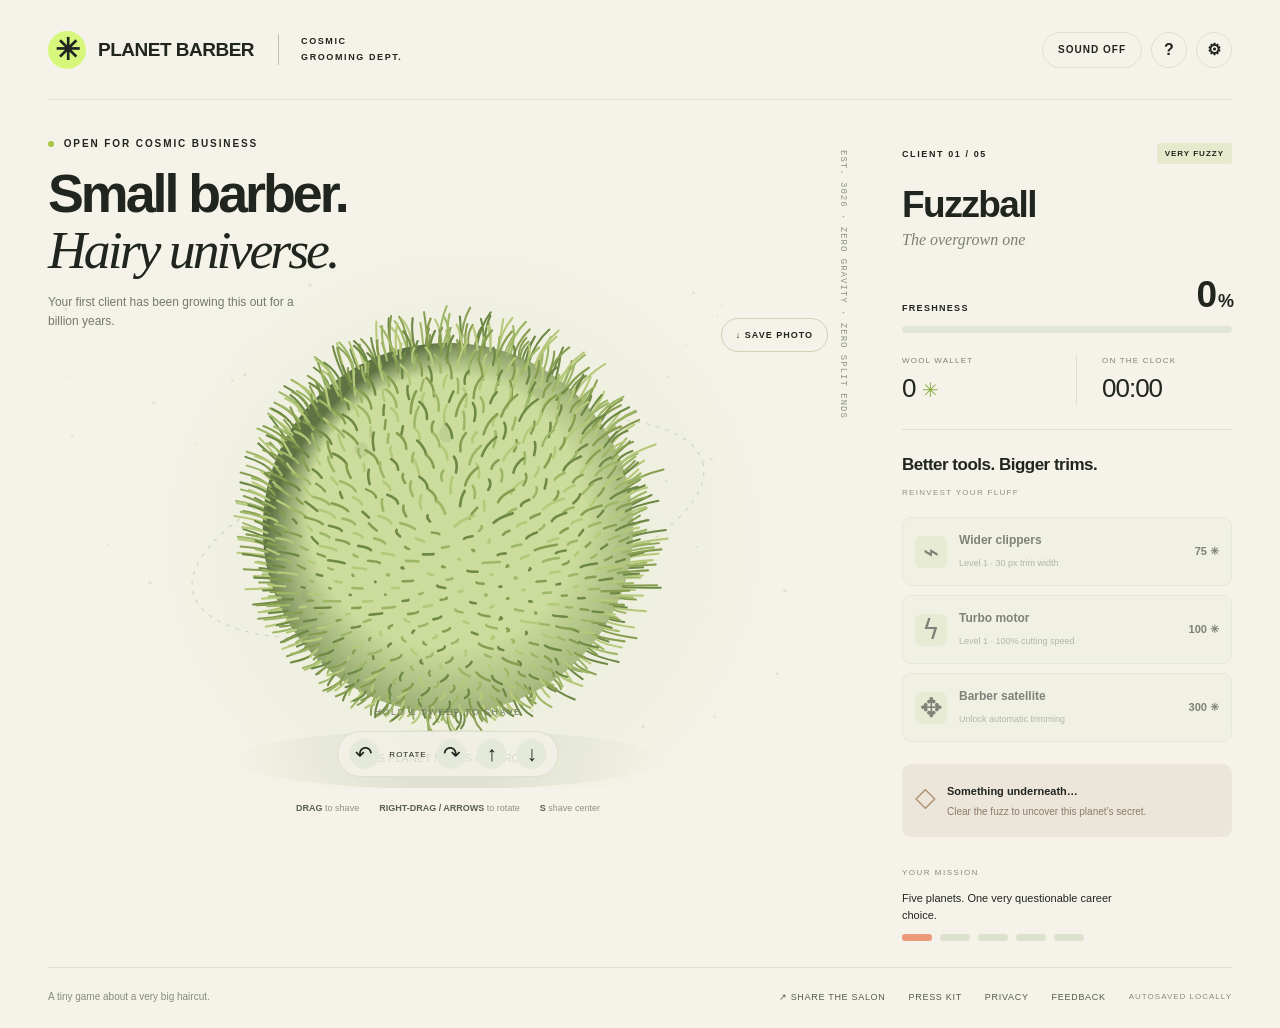
<file: index.html>
<!doctype html>
<html lang="en"><head><meta charset="UTF-8"><meta name="viewport" content="width=device-width, initial-scale=1, viewport-fit=cover"><meta name="theme-color" content="#191b18"><meta name="description" content="A very small barber. A very hairy universe. Shave fuzzy planets, upgrade your clippers, and run the galaxy's strangest salon. Free browser game."><meta property="og:title" content="Planet Barber — Shave the universe"><meta property="og:description" content="This planet needs a haircut. Play the free satisfying browser game."><meta property="og:type" content="website"><meta property="og:url" content="https://planet-barber.a-frantsev116.chatgpt.site/"><meta property="og:image" content="https://planet-barber.a-frantsev116.chatgpt.site/media/gameplay-desktop.png"><meta property="og:image:alt" content="A fuzzy planet waiting for a haircut in Planet Barber"><meta name="twitter:card" content="summary_large_image"><link rel="canonical" href="https://planet-barber.a-frantsev116.chatgpt.site/"><title>Planet Barber — Shave the universe</title><link rel="icon" href="icon.svg" type="image/svg+xml"><link rel="stylesheet" href="style.css"></head>
<body><div class="app"><header><a class="brand" href="./" aria-label="Planet Barber home"><span class="brand-icon">✳</span> PLANET BARBER<span class="edition">COSMIC GROOMING DEPT.</span></a><nav><button id="sound" class="icon-button" aria-label="Enable sound" title="Toggle sound">SOUND OFF</button><button id="help" class="icon-button" aria-label="How to play">?</button><button id="settings" class="icon-button" aria-label="Open settings">⚙</button></nav></header>
<main><section class="game-section"><div class="hero-copy"><div class="eyebrow"><span class="live-dot"></span> OPEN FOR COSMIC BUSINESS</div><h1>Small barber.<br><em>Hairy universe.</em></h1><p id="planet-description">Your first client has been growing this out for a billion years.</p></div><div class="canvas-wrap" id="canvas-wrap"><canvas id="game" aria-label="Rotatable hairy planet. Hold pointer to shave. Use arrow keys to rotate and S to shave the center." tabindex="0"></canvas><button id="photo" class="photo-button" aria-label="Save current haircut photo">↓ SAVE PHOTO</button><div class="orbit-label" aria-hidden="true">EST. 3026 · ZERO GRAVITY · ZERO SPLIT ENDS</div><div id="floating-message" class="floating-message" role="status"></div><div class="tool-label" id="tool-label">HOLD & SWEEP TO SHAVE</div><div class="rotate-controls"><button id="rotate-left" aria-label="Rotate planet left">↶</button><span>ROTATE</span><button id="rotate-right" aria-label="Rotate planet right">↷</button><button id="rotate-up" aria-label="Rotate planet up">↑</button><button id="rotate-down" aria-label="Rotate planet down">↓</button></div></div><div class="bottom-instructions"><span><b>DRAG</b> to shave</span><span><b>RIGHT-DRAG / ARROWS</b> to rotate</span><span><b>S</b> shave center</span></div></section>
<aside class="panel"><div class="client-line"><span>CLIENT <span id="client-number">01</span> / 05</span><span class="badge" id="client-badge">VERY FUZZY</span></div><h2 id="planet-name">Fuzzball</h2><p class="client-sub" id="client-sub">The overgrown one</p><div class="progress-heading"><span>FRESHNESS</span><strong id="progress">0<span>%</span></strong></div><div class="progress-track" role="progressbar" aria-label="Planet freshness" aria-valuemin="0" aria-valuemax="100" aria-valuenow="0"><div id="progress-fill"></div></div><div class="stats-row"><div><span>WOOL WALLET</span><strong id="wallet">0 <small>✳</small></strong></div><div><span>ON THE CLOCK</span><strong id="timer">00:00</strong></div></div><div class="shop-title"><h3>Better tools. Bigger trims.</h3><span>REINVEST YOUR FLUFF</span></div><button class="upgrade" id="upgrade-width"><span class="upgrade-icon">⌁</span><span class="upgrade-copy"><b>Wider clippers</b><small id="width-detail">Cover more surface</small></span><span class="upgrade-price" id="width-price">75 ✳</span></button><button class="upgrade" id="upgrade-power"><span class="upgrade-icon">ϟ</span><span class="upgrade-copy"><b>Turbo motor</b><small id="power-detail">Cut through hair faster</small></span><span class="upgrade-price" id="power-price">100 ✳</span></button><button class="upgrade" id="upgrade-drone"><span class="upgrade-icon">✥</span><span class="upgrade-copy"><b>Barber satellite</b><small id="drone-detail">An extra pair of clippers</small></span><span class="upgrade-price" id="drone-price">300 ✳</span></button><div class="discovery"><span class="discovery-icon">◇</span><div><b id="discovery-title">Something underneath…</b><p id="discovery-text">Clear the fuzz to uncover this planet’s secret.</p></div></div><div class="mission"><span>YOUR MISSION</span><p>Five planets. One very questionable career choice.</p><div id="planet-dots" class="planet-dots" aria-label="Campaign progress"></div></div></aside></main><footer><span>A tiny game about a very big haircut.</span><div><button id="share">↗ SHARE THE SALON</button><a href="press.html">PRESS KIT</a><a href="privacy.html">PRIVACY</a><a href="mailto:a.frantsev116@gmail.com?subject=Planet%20Barber%20feedback">FEEDBACK</a><span>AUTOSAVED LOCALLY</span></div></footer></div>
<dialog id="help-dialog"><button class="close" data-close aria-label="Close">×</button><div class="eyebrow">WELCOME TO THE SALON</div><h2>Give space a little trim.</h2><p>Hold and sweep across the planet to shave its wool. Sell it instantly for ✳ and buy better tools.</p><ul><li><b>Rotate:</b> right-drag, arrow keys, or the buttons below the planet. On touch, use two fingers to rotate.</li><li><b>Shave with keyboard:</b> hold S to trim the center; rotate with the arrows.</li><li><b>Finish a client:</b> reach 96% freshness. The last few hairs are on us.</li><li><b>Satellite:</b> automatically trims anywhere on the planet, including the far side.</li></ul><p>Your progress saves on this browser. Sound starts muted; enable it for maximum clipper satisfaction.</p><button class="primary" data-close>LET’S GET TRIMMING →</button></dialog>
<dialog id="settings-dialog"><button class="close" data-close aria-label="Close">×</button><div class="eyebrow">SALON SETTINGS</div><h2>A fresh start?</h2><p>Restarting removes your saved planets, upgrades, wool and best time from this browser.</p><button id="reset" class="danger">RESET ALL PROGRESS</button><button class="secondary" data-close>KEEP MY CAREER</button></dialog>
<dialog id="finish-dialog"><div class="eyebrow" id="finish-eyebrow">ANOTHER HAPPY PLANET</div><h2 id="finish-title">Looking sharp.</h2><p id="finish-copy"></p><div class="receipt"><div><span>CLIENT</span><b id="receipt-client"></b></div><div><span>TIME</span><b id="receipt-time"></b></div><div><span>COMPLETION BONUS</span><b id="receipt-bonus"></b></div></div><button class="primary" id="next">NEXT HAIRY CLIENT →</button><button class="secondary" id="download-card">↓ SAVE YOUR RESULT CARD</button><button class="secondary" id="share-result">↗ SHARE YOUR HAIRCUT</button></dialog>
<div id="toast" role="status"></div><script src="game.js" defer></script></body></html>
</file>
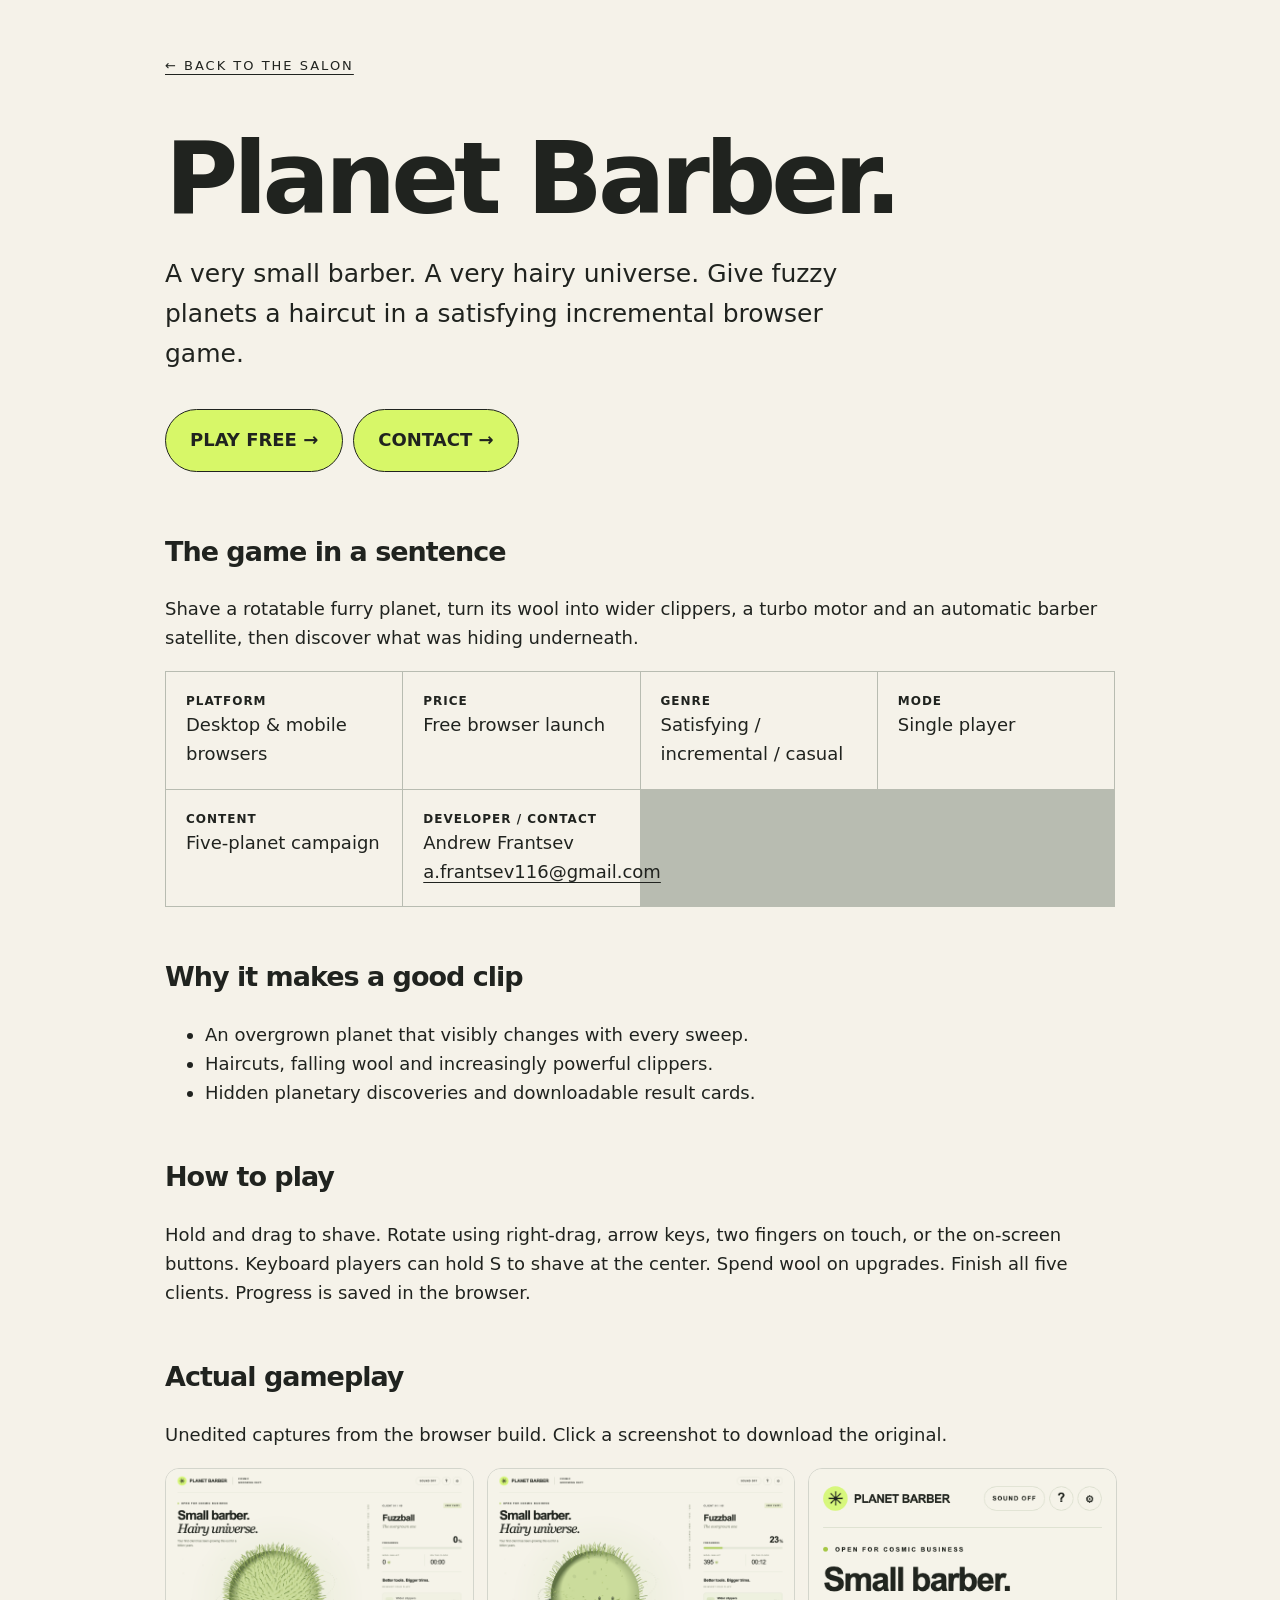
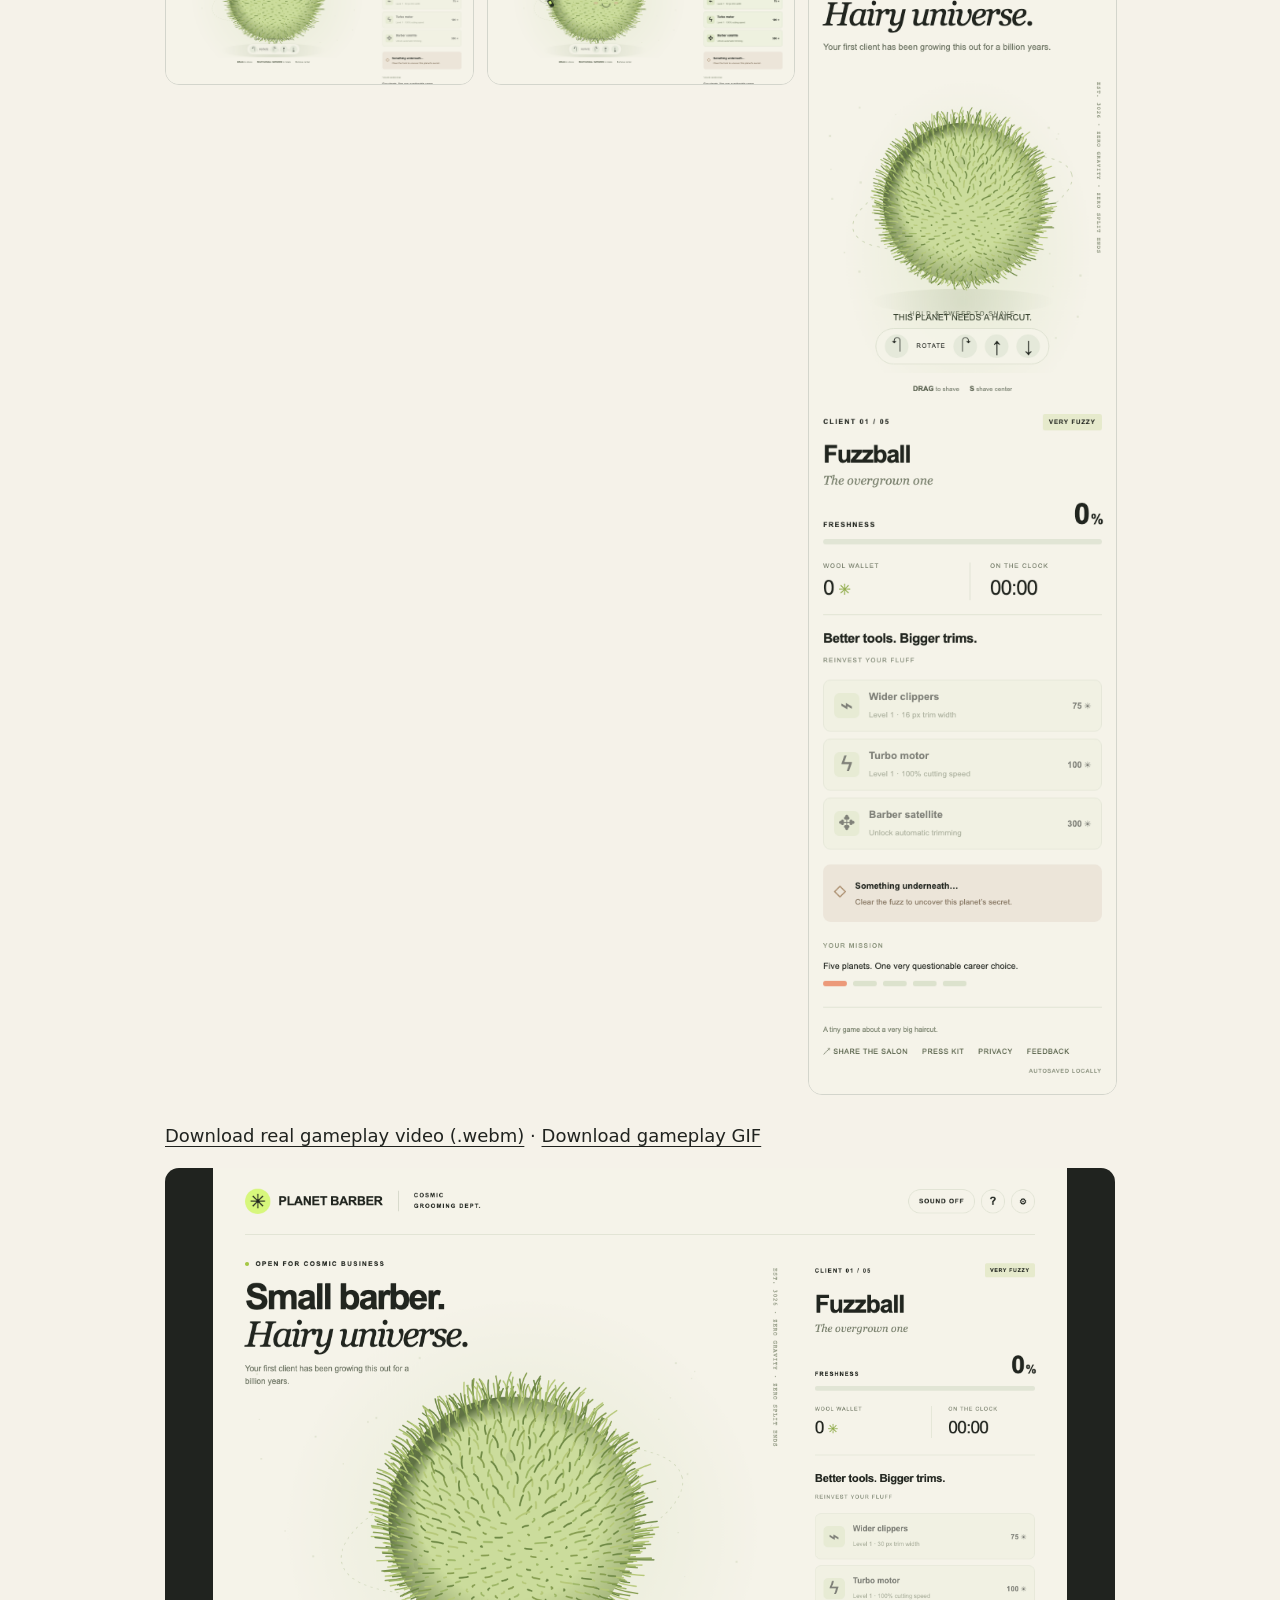
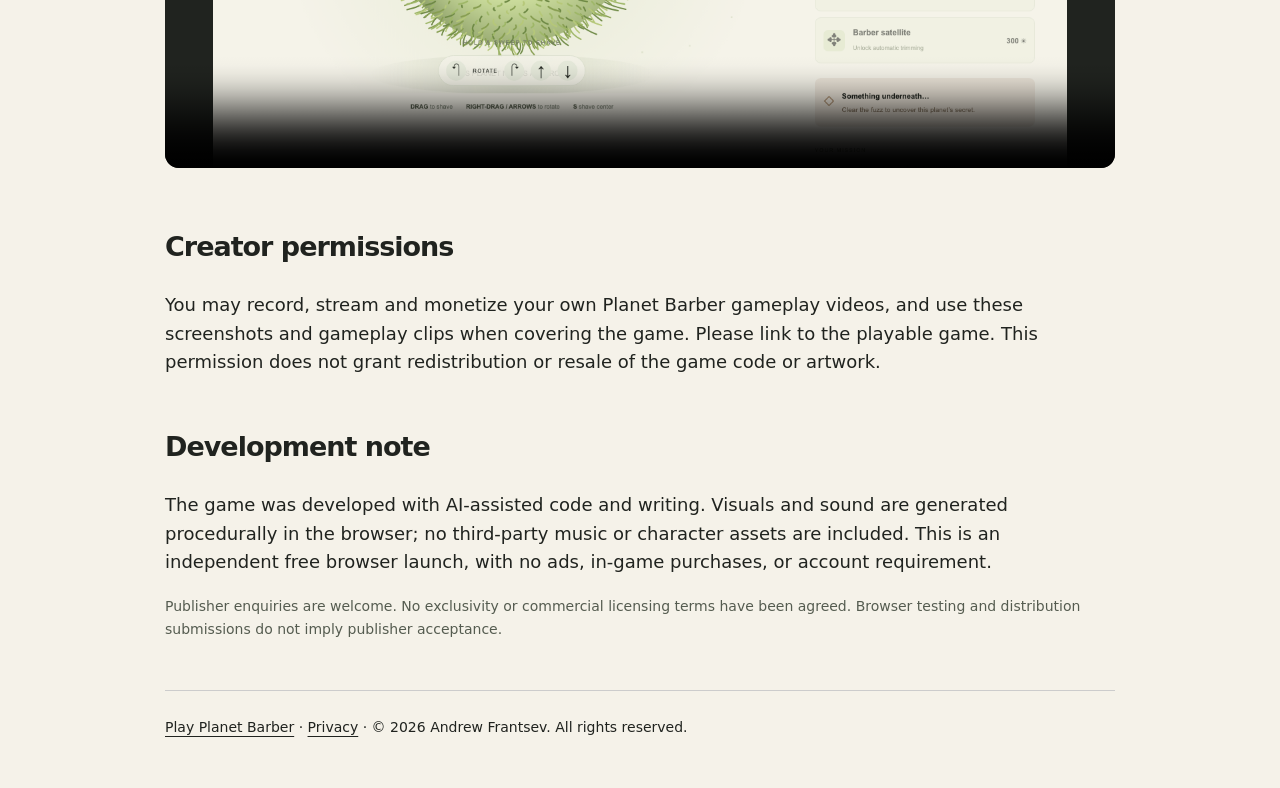
<file: press.html>
<!doctype html>
<html lang="en"><head><meta charset="utf-8"><meta name="viewport" content="width=device-width,initial-scale=1"><meta name="description" content="Planet Barber press kit: free playable browser game, gameplay captures, facts and contact."><title>Planet Barber — Press kit</title><link rel="icon" href="icon.svg"><style>body{margin:0;background:#f5f2e9;color:#20231f;font:18px/1.6 system-ui,sans-serif}main{max-width:950px;margin:0 auto;padding:50px 24px}a{color:inherit;text-underline-offset:4px}.back{font-size:13px;letter-spacing:2px}h1{font-size:clamp(52px,9vw,100px);line-height:1;letter-spacing:-5px;margin:50px 0 25px}h2{margin-top:48px;font-size:27px;letter-spacing:-1px}.intro{font-size:25px;max-width:720px}.button{display:inline-block;padding:16px 24px;background:#d7f768;color:#20231f;border:1px solid #20231f;border-radius:40px;font-weight:700;text-decoration:none;margin:10px 10px 10px 0}.facts{display:grid;grid-template-columns:repeat(auto-fit,minmax(220px,1fr));gap:1px;background:#b8bcb1;border:1px solid #b8bcb1}.facts div{padding:20px;background:#f5f2e9}.facts b{display:block;font-size:12px;letter-spacing:1px}.assets{display:grid;grid-template-columns:repeat(auto-fit,minmax(250px,1fr));gap:15px}.assets img{width:100%;border-radius:14px;border:1px solid #d3d5cc}.note{font-size:14px;color:#555c50}footer{border-top:1px solid #ccc;padding-top:25px;margin-top:50px;font-size:14px}video{width:100%;max-height:600px;background:#20231f;border-radius:14px}</style></head>
<body><main><a class="back" href="./">← BACK TO THE SALON</a><h1>Planet Barber.</h1><p class="intro">A very small barber. A very hairy universe. Give fuzzy planets a haircut in a satisfying incremental browser game.</p><a class="button" href="./?utm_source=presskit&utm_medium=referral">PLAY FREE →</a><a class="button" href="mailto:a.frantsev116@gmail.com?subject=Planet%20Barber%20press%20enquiry">CONTACT →</a>
<h2>The game in a sentence</h2><p>Shave a rotatable furry planet, turn its wool into wider clippers, a turbo motor and an automatic barber satellite, then discover what was hiding underneath.</p>
<div class="facts"><div><b>PLATFORM</b>Desktop & mobile browsers</div><div><b>PRICE</b>Free browser launch</div><div><b>GENRE</b>Satisfying / incremental / casual</div><div><b>MODE</b>Single player</div><div><b>CONTENT</b>Five-planet campaign</div><div><b>DEVELOPER / CONTACT</b>Andrew Frantsev<br><a href="mailto:a.frantsev116@gmail.com">a.frantsev116@gmail.com</a></div></div>
<h2>Why it makes a good clip</h2><ul><li>An overgrown planet that visibly changes with every sweep.</li><li>Haircuts, falling wool and increasingly powerful clippers.</li><li>Hidden planetary discoveries and downloadable result cards.</li></ul>
<h2>How to play</h2><p>Hold and drag to shave. Rotate using right-drag, arrow keys, two fingers on touch, or the on-screen buttons. Keyboard players can hold S to shave at the center. Spend wool on upgrades. Finish all five clients. Progress is saved in the browser.</p>
<h2>Actual gameplay</h2><p>Unedited captures from the browser build. Click a screenshot to download the original.</p><div class="assets"><a href="media/gameplay-desktop.png" download><img src="media/gameplay-desktop.png" alt="Planet Barber desktop gameplay"></a><a href="media/gameplay-shaving.png" download><img src="media/gameplay-shaving.png" alt="A planet midway through its haircut"></a><a href="media/gameplay-mobile.png" download><img src="media/gameplay-mobile.png" alt="Planet Barber mobile layout"></a></div><p><a href="media/planet-barber-gameplay.webm" download>Download real gameplay video (.webm)</a> · <a href="media/planet-barber-gameplay.gif" download>Download gameplay GIF</a></p><video controls muted playsinline preload="metadata" poster="media/gameplay-desktop.png"><source src="media/planet-barber-gameplay.webm" type="video/webm"></video>
<h2>Creator permissions</h2><p>You may record, stream and monetize your own Planet Barber gameplay videos, and use these screenshots and gameplay clips when covering the game. Please link to the playable game. This permission does not grant redistribution or resale of the game code or artwork.</p>
<h2>Development note</h2><p>The game was developed with AI-assisted code and writing. Visuals and sound are generated procedurally in the browser; no third-party music or character assets are included. This is an independent free browser launch, with no ads, in-game purchases, or account requirement.</p><p class="note">Publisher enquiries are welcome. No exclusivity or commercial licensing terms have been agreed. Browser testing and distribution submissions do not imply publisher acceptance.</p><footer><a href="./">Play Planet Barber</a> · <a href="privacy.html">Privacy</a> · © 2026 Andrew Frantsev. All rights reserved.</footer></main></body></html>
</file>
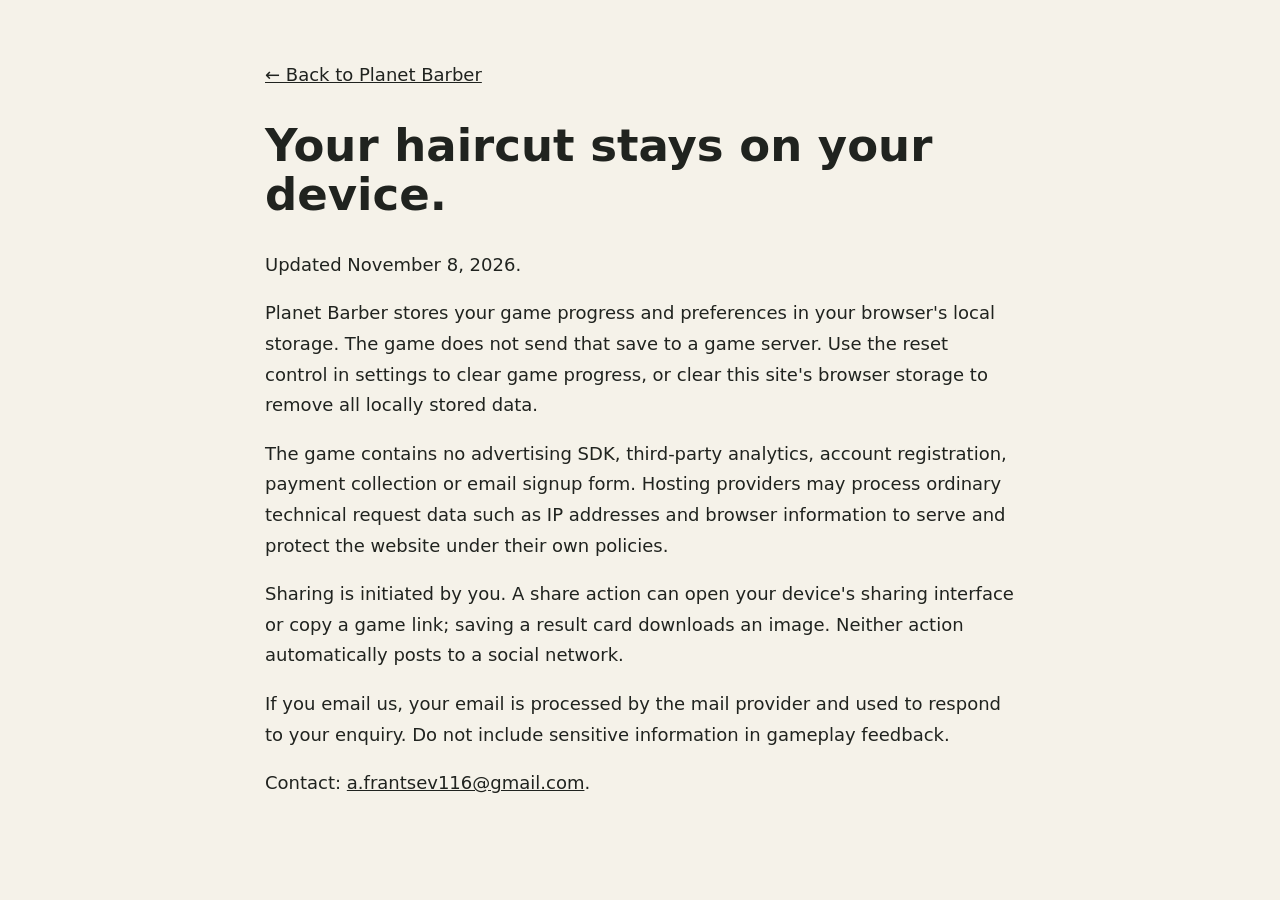
<file: privacy.html>
<!doctype html><html lang="en"><head><meta charset="utf-8"><meta name="viewport" content="width=device-width,initial-scale=1"><title>Planet Barber — Privacy</title><style>body{max-width:750px;margin:60px auto;padding:0 24px;font:18px/1.7 system-ui;background:#f5f2e9;color:#20231f}a{color:inherit}h1{font-size:45px;line-height:1.1}</style></head><body><a href="./">← Back to Planet Barber</a><h1>Your haircut stays on your device.</h1><p>Updated November 8, 2026.</p><p>Planet Barber stores your game progress and preferences in your browser's local storage. The game does not send that save to a game server. Use the reset control in settings to clear game progress, or clear this site's browser storage to remove all locally stored data.</p><p>The game contains no advertising SDK, third-party analytics, account registration, payment collection or email signup form. Hosting providers may process ordinary technical request data such as IP addresses and browser information to serve and protect the website under their own policies.</p><p>Sharing is initiated by you. A share action can open your device's sharing interface or copy a game link; saving a result card downloads an image. Neither action automatically posts to a social network.</p><p>If you email us, your email is processed by the mail provider and used to respond to your enquiry. Do not include sensitive information in gameplay feedback.</p><p>Contact: <a href="mailto:a.frantsev116@gmail.com">a.frantsev116@gmail.com</a>.</p></body></html>
</file>
<file: style.css>
:root{--ink:#21251f;--paper:#f5f3e9;--muted:#858b7d;--line:#dce0cf;--lime:#d7f77c;--coral:#fd977c}*{box-sizing:border-box}body{margin:0;background:var(--paper);color:var(--ink);font-family:Arial,Helvetica,sans-serif}button,a{-webkit-tap-highlight-color:transparent}button{font:inherit;color:inherit;cursor:pointer}button:focus-visible,a:focus-visible,canvas:focus-visible{outline:3px solid #ec815d;outline-offset:4px}button:disabled{cursor:not-allowed}.app{max-width:1500px;margin:auto;padding:0 48px}header{height:100px;border-bottom:1px solid var(--line);display:flex;align-items:center;justify-content:space-between}.brand{display:flex;align-items:center;gap:12px;font-weight:900;font-size:19px;letter-spacing:-.5px;color:var(--ink);text-decoration:none}.brand-icon{background:var(--lime);width:38px;height:38px;border-radius:50%;display:grid;place-items:center;font-size:30px}.edition{font-size:9px;letter-spacing:1.6px;font-weight:600;border-left:1px solid #bcc2b0;margin-left:12px;padding-left:22px;max-width:130px;line-height:1.7}nav{display:flex;gap:9px}.icon-button{border:1px solid var(--line);border-radius:50%;width:36px;height:36px;background:transparent;font-weight:bold}#sound{width:auto;border-radius:20px;padding:0 15px;font-size:10px;letter-spacing:1px}main{display:grid;grid-template-columns:minmax(0,1fr) 330px;gap:54px;padding:38px 0 26px}.hero-copy{position:absolute;z-index:1;pointer-events:none}.eyebrow{font-size:10px;letter-spacing:1.9px;font-weight:700}.live-dot{display:inline-block;width:6px;height:6px;background:#a5c744;border-radius:50%;margin-right:5px}h1{font-size:clamp(34px,4.2vw,61px);line-height:1.04;letter-spacing:-3px;margin:17px 0 14px;font-weight:800}h1 em{font-family:Georgia,serif;font-weight:400}#planet-description{font-size:12px;line-height:1.6;color:#737a69;max-width:260px}.game-section{position:relative;min-width:0}.canvas-wrap{position:relative;height:650px;overflow:hidden;border-radius:16px;background:radial-gradient(ellipse at 52% 62%,#e6ebd4 0,transparent 60%)}canvas{width:100%;height:100%;display:block;touch-action:none;cursor:crosshair}.orbit-label{position:absolute;right:0;top:12px;font:9px monospace;letter-spacing:1px;writing-mode:vertical-rl;color:#8d957e}.tool-label{position:absolute;bottom:71px;left:50%;transform:translateX(-50%);font-size:9px;letter-spacing:1.5px;white-space:nowrap;color:#737b67;pointer-events:none}.rotate-controls{position:absolute;bottom:11px;left:50%;transform:translateX(-50%);display:flex;align-items:center;gap:10px;background:#f5f3e9d9;border:1px solid var(--line);padding:7px 11px;border-radius:30px;white-space:nowrap}.rotate-controls button{width:30px;height:30px;border:0;border-radius:50%;background:#e5e9da;font-size:21px}.rotate-controls span{font-size:8px;letter-spacing:1px}.bottom-instructions{display:flex;justify-content:center;gap:20px;font-size:9px;color:#8b9182;margin-top:15px}.bottom-instructions b{font-size:9px;color:#59614f}.panel{padding-top:5px}.client-line{display:flex;justify-content:space-between;align-items:center;font-size:9px;letter-spacing:1.6px;font-weight:700}.badge{background:#e6eacc;padding:6px 8px;font-size:8px;letter-spacing:1px;border-radius:3px}h2{font-size:37px;letter-spacing:-1.5px;margin:20px 0 5px}.client-sub{font-family:Georgia,serif;font-style:italic;font-size:16px;color:#7b826f;margin:0 0 27px}.progress-heading{display:flex;align-items:end;justify-content:space-between}.progress-heading>span{font-size:9px;letter-spacing:1.3px;font-weight:bold}.progress-heading strong{font-size:37px;letter-spacing:-2px;line-height:1}.progress-heading strong span{font-size:18px;margin-left:3px}.progress-track{height:7px;border-radius:4px;background:#e1e5d5;margin:13px 0 23px;overflow:hidden}#progress-fill{height:100%;background:#a4c94c;transition:width .15s;width:0}.stats-row{display:grid;grid-template-columns:1fr 1fr;padding-bottom:25px;border-bottom:1px solid var(--line);gap:18px}.stats-row div+div{border-left:1px solid var(--line);padding-left:25px}.stats-row span{display:block;font-size:8px;letter-spacing:1.2px;color:#7b826f;margin-bottom:8px}.stats-row strong{font-size:26px;font-weight:500;letter-spacing:-1px;font-variant-numeric:tabular-nums}.stats-row small{font-size:20px;color:#8fab48}.shop-title{margin:25px 0 18px}.shop-title h3{font-size:17px;letter-spacing:-.5px;margin:0 0 6px}.shop-title>span{font-size:8px;color:#8b9280;letter-spacing:1.3px}.upgrade{display:flex;align-items:center;gap:12px;width:100%;padding:15px 12px;border:1px solid #d8decb;background:#eef1df;border-radius:9px;margin-bottom:9px;text-align:left;transition:background .15s,transform .15s}.upgrade:not(:disabled):hover{background:var(--lime);transform:translateY(-1px)}.upgrade:disabled{opacity:.55}.upgrade-icon{display:grid;place-items:center;width:32px;height:32px;background:#dce5c4;border-radius:7px;font-size:27px}.upgrade-copy{flex:1}.upgrade-copy b{display:block;font-size:12px;margin-bottom:5px}.upgrade-copy small{font-size:9px;color:#7d866d}.upgrade-price{font-size:11px;font-weight:bold;white-space:nowrap}.discovery{display:flex;gap:11px;background:#ece5d9;border-radius:9px;padding:17px 13px;margin-top:22px}.discovery-icon{font-size:27px;color:#ae9273}.discovery b{font-size:11px}.discovery p{font-size:10px;line-height:1.6;margin:5px 0 0;color:#8c7c68}.mission{margin-top:24px}.mission>span{font-size:8px;letter-spacing:1.5px;color:#858e76}.mission p{font-size:11px;line-height:1.5;max-width:240px}.planet-dots{display:flex;gap:8px}.planet-dots span{height:7px;width:30px;border-radius:3px;background:#dce2cd}.planet-dots span.done{background:#9cb940}.planet-dots span.current{background:#ec9979}footer{border-top:1px solid var(--line);padding:23px 0 26px;display:flex;justify-content:space-between;align-items:center;font-size:10px;color:#848c78}footer>div{display:flex;gap:23px;align-items:center}footer button,footer a{font-size:9px;letter-spacing:.7px;border:0;background:none;text-decoration:none;color:#535e45;padding:0}footer>div>span{font-size:8px;letter-spacing:1px}.floating-message{position:absolute;left:50%;top:49%;transform:translate(-50%,-50%);font-size:20px;font-weight:bold;pointer-events:none;background:var(--lime);border-radius:30px;padding:10px 20px;opacity:0;transition:opacity .2s;white-space:nowrap}.floating-message.show{opacity:1}dialog{border:0;border-radius:20px;background:var(--paper);color:var(--ink);padding:40px;max-width:470px;width:calc(100% - 32px);box-shadow:0 24px 120px #17211555}dialog::backdrop{background:#1b231dcc;backdrop-filter:blur(7px)}dialog h2{font-size:37px;margin:16px 0}dialog p,dialog li{font-size:13px;line-height:1.7;color:#6c7560}dialog ul{padding-left:18px}dialog li{margin-bottom:10px}.close{position:absolute;right:15px;top:12px;font-size:26px;background:none;border:0}.primary,.secondary,.danger{width:100%;padding:16px 12px;border:0;border-radius:8px;font-size:11px;font-weight:bold;letter-spacing:.8px;margin-top:10px}.primary{background:var(--lime);color:#263218}.secondary{background:#e6e9da}.danger{background:#f7b09a}.receipt{border-top:1px dashed #c8ceba;border-bottom:1px dashed #c8ceba;padding:16px 0;margin:20px 0}.receipt>div{display:flex;justify-content:space-between;padding:7px 0;font-size:11px}.receipt span{font-size:9px;letter-spacing:1px;color:#7c856d}#toast{position:fixed;bottom:25px;left:50%;transform:translateX(-50%);background:#252d20;color:var(--paper);font-size:12px;padding:14px 22px;border-radius:30px;opacity:0;pointer-events:none;transition:opacity .2s;z-index:20;max-width:90vw;text-align:center}#toast.show{opacity:1}@media(min-width:1400px){.canvas-wrap{height:700px}}@media(max-width:1050px){.app{padding:0 25px}main{gap:22px;grid-template-columns:minmax(0,1fr) 285px}.edition{display:none}.canvas-wrap{height:630px}h1{font-size:45px}.bottom-instructions{gap:10px;font-size:8px}}@media(max-width:740px){.app{padding:0 18px}header{height:75px}.brand{font-size:15px;gap:8px}.brand-icon{height:31px;width:31px;font-size:25px}nav{gap:5px}#sound{padding:0 10px;font-size:8px}.icon-button{width:31px;height:31px}main{display:flex;flex-direction:column;padding-top:23px;gap:22px}.hero-copy{position:relative}.eyebrow{font-size:8px}h1{font-size:42px;letter-spacing:-2px;margin:12px 0}h1 br{display:none}#planet-description{max-width:100%;font-size:11px;margin:0}.canvas-wrap{height:410px;margin-top:-5px}.orbit-label{font-size:7px;top:40px}.tool-label{font-size:8px}.bottom-instructions{gap:13px}.bottom-instructions span:nth-child(2){display:none}.panel{display:grid;grid-template-columns:1fr 1fr;gap:0 20px}.client-line,.panel h2,.client-sub,.progress-heading,.progress-track,.shop-title,.upgrade,.discovery,.mission{grid-column:1 / -1}.client-line{margin-top:0}.panel h2{font-size:31px;margin-top:13px}.client-sub{margin-bottom:15px}.stats-row{grid-column:1/-1;padding-bottom:18px}.shop-title{margin-top:20px}.upgrade{padding:13px}.upgrade-copy b{font-size:13px}.upgrade-copy small{font-size:10px}.discovery{margin-top:10px}.mission{margin-top:19px}.mission p{max-width:none}footer{align-items:start;gap:16px;flex-direction:column;font-size:9px}footer>div{width:100%;gap:20px;justify-content:space-between}footer>div>span{font-size:7px}dialog{padding:30px 24px}dialog h2{font-size:32px}}@media(prefers-reduced-motion:reduce){*{transition:none!important}}
footer>div{flex-wrap:wrap;row-gap:14px}@media(max-width:740px){footer>div{justify-content:flex-start;column-gap:18px}footer>div>span{margin-left:auto}}
@media(max-width:740px){h1 em{display:block}}

.photo-button{position:absolute;right:20px;top:180px;z-index:2;background:#f5f3e9d9;border:1px solid #cbd4b4;border-radius:24px;padding:11px 14px;font-size:9px;letter-spacing:1px;font-weight:bold}.photo-button:hover{background:var(--lime)}@media(max-width:740px){.photo-button{top:15px;right:15px;padding:10px 12px;font-size:8px}}
</file>
